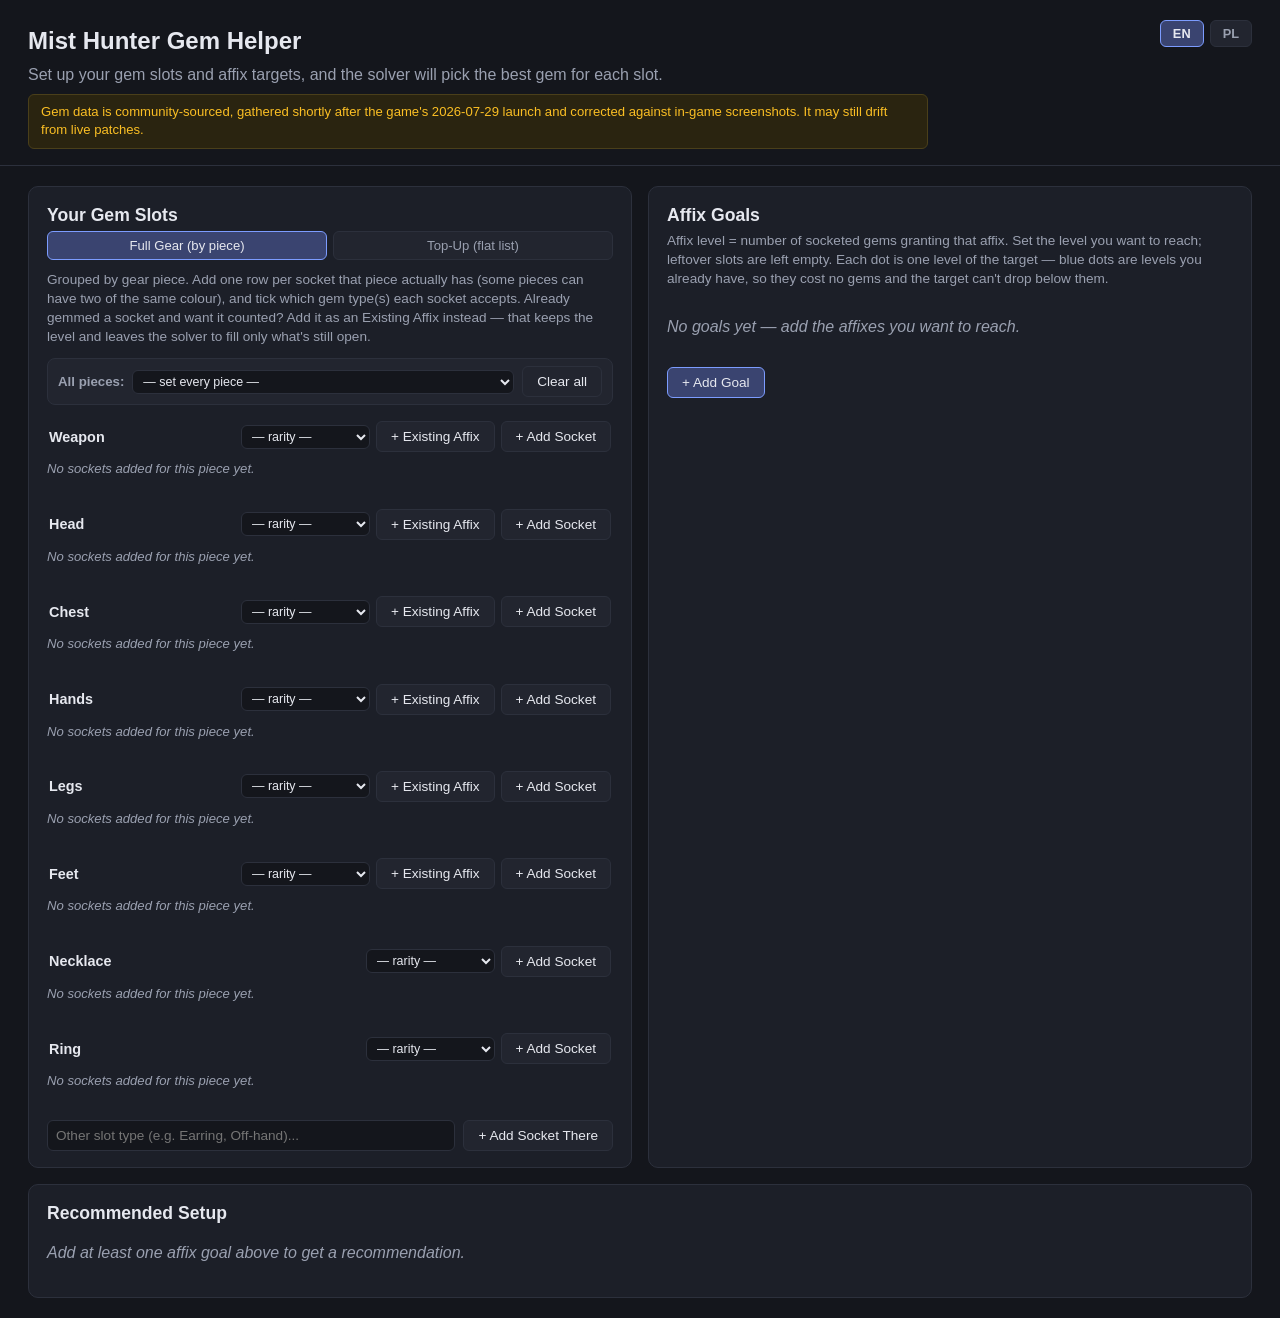
<file: index.html>
<!doctype html>
<html lang="en">
<head>
<meta charset="utf-8">
<meta name="viewport" content="width=device-width, initial-scale=1">
<title>Mist Hunter Gem Helper</title>
<link rel="stylesheet" href="style.css">
</head>
<body>
<header class="app-header">
  <div class="lang-toggle">
    <button type="button" class="lang-btn" data-lang="en">EN</button>
    <button type="button" class="lang-btn" data-lang="pl">PL</button>
  </div>
  <h1>Mist Hunter Gem Helper</h1>
  <p class="subtitle" data-i18n="subtitle">
    Set up your gem slots and affix targets, and the solver will pick the best gem for each slot.
  </p>
  <p class="disclaimer" data-i18n-html="disclaimerHtml">
    Gem data is community-sourced, gathered shortly after the game's 2026-07-29 launch and
    corrected against in-game screenshots. It may still drift from live patches.
  </p>
</header>

<main class="layout">
  <section class="panel" id="slots-panel">
    <h2 data-i18n="slotsTitle">Your Gem Slots</h2>
    <div class="view-toggle" id="slots-view-toggle">
      <button type="button" class="toggle-btn" data-mode="gear" data-i18n="toggleGear">Full Gear (by piece)</button>
      <button type="button" class="toggle-btn" data-mode="flat" data-i18n="toggleFlat">Top-Up (flat list)</button>
    </div>
    <p class="hint" id="slots-hint"></p>
    <div id="slots-bulk"></div>
    <div id="slots-list" class="rows"></div>
    <div id="slots-footer"></div>
  </section>

  <section class="panel" id="goals-panel">
    <h2 data-i18n="goalsTitle">Affix Goals</h2>
    <p class="hint" data-i18n="goalsHint">Affix level = number of socketed gems granting that affix. Set the level you want to reach; leftover slots are left empty. Each dot is one level of the target — blue dots are levels you already have, so they cost no gems and the target can't drop below them.</p>
    <div id="goals-budget"></div>
    <div id="goals-list" class="rows"></div>
    <button id="add-goal" class="btn" data-i18n="addGoal">+ Add Goal</button>
  </section>

  <section class="panel" id="results-panel">
    <h2 data-i18n="resultsTitle">Recommended Setup</h2>
    <div id="solve-status" class="hint"></div>
    <div id="results-content"></div>
  </section>
</main>

<script src="data.js"></script>
<script src="i18n.js"></script>
<script src="solver.js"></script>
<script src="app.js"></script>
</body>
</html>
</file>
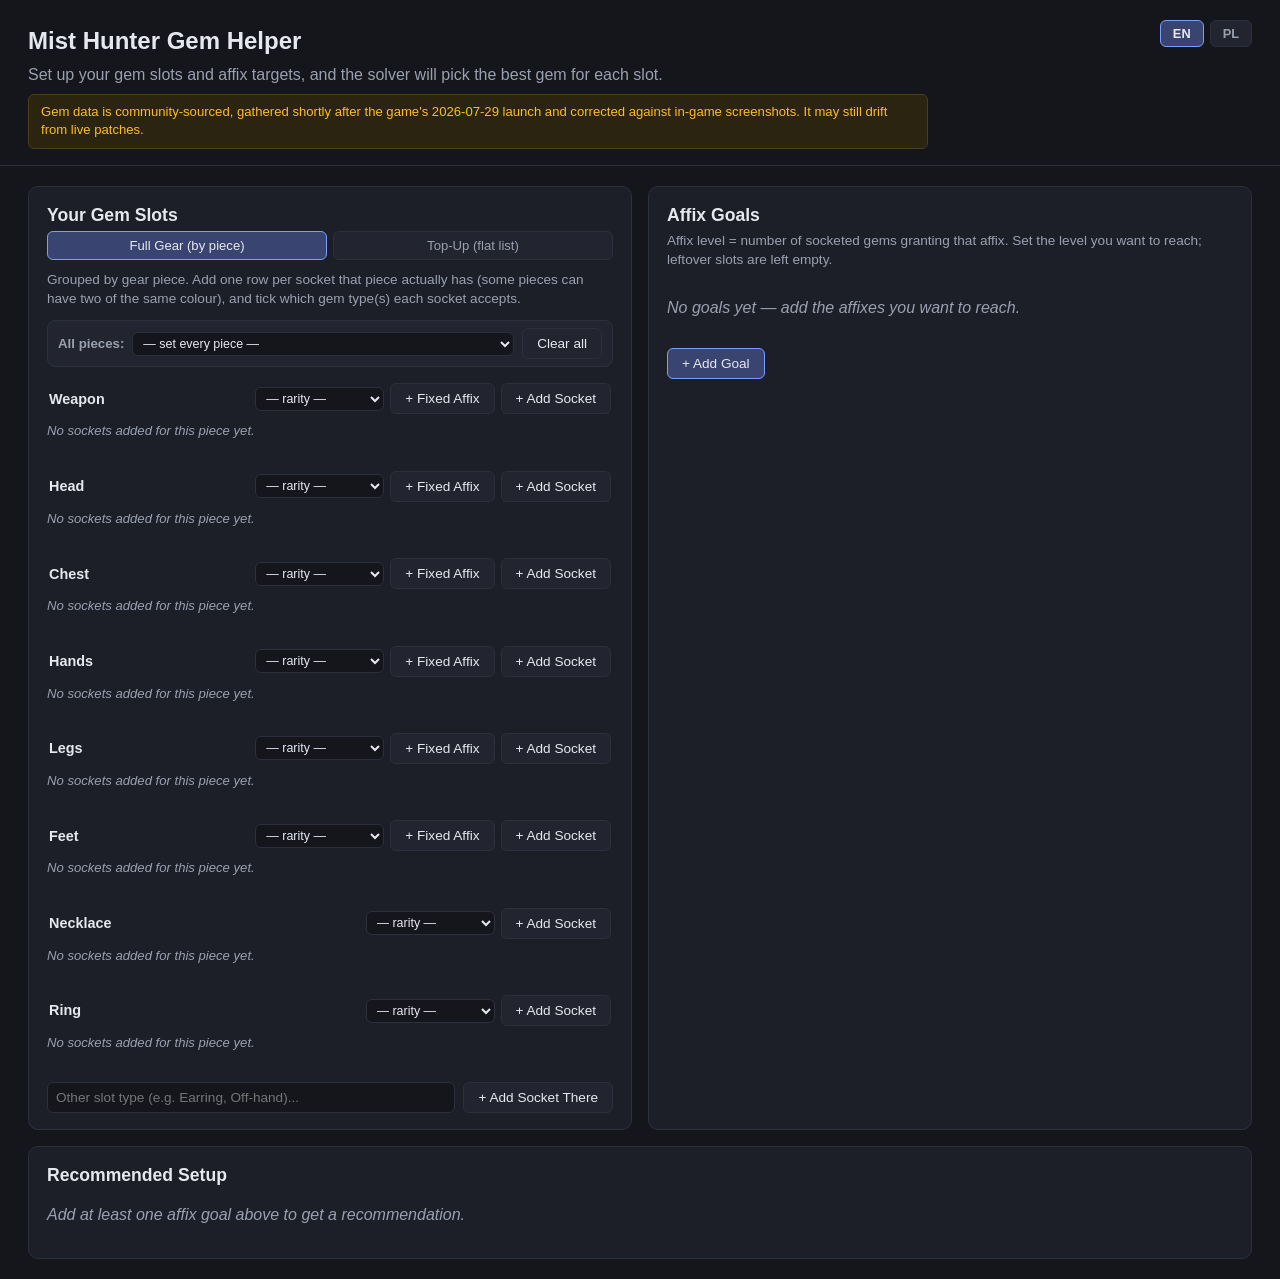
<file: Gem Helper/index.html>
<!doctype html>
<html lang="en">
<head>
<meta charset="utf-8">
<meta name="viewport" content="width=device-width, initial-scale=1">
<title>Mist Hunter Gem Helper</title>
<link rel="stylesheet" href="style.css">
</head>
<body>
<header class="app-header">
  <div class="lang-toggle">
    <button type="button" class="lang-btn" data-lang="en">EN</button>
    <button type="button" class="lang-btn" data-lang="pl">PL</button>
  </div>
  <h1>Mist Hunter Gem Helper</h1>
  <p class="subtitle" data-i18n="subtitle">
    Set up your gem slots and affix targets, and the solver will pick the best gem for each slot.
  </p>
  <p class="disclaimer" data-i18n-html="disclaimerHtml">
    Gem data is community-sourced, gathered shortly after the game's 2026-07-29 launch and
    corrected against in-game screenshots. It may still drift from live patches.
  </p>
</header>

<main class="layout">
  <section class="panel" id="slots-panel">
    <h2 data-i18n="slotsTitle">Your Gem Slots</h2>
    <div class="view-toggle" id="slots-view-toggle">
      <button type="button" class="toggle-btn" data-mode="gear" data-i18n="toggleGear">Full Gear (by piece)</button>
      <button type="button" class="toggle-btn" data-mode="flat" data-i18n="toggleFlat">Top-Up (flat list)</button>
    </div>
    <p class="hint" id="slots-hint"></p>
    <div id="slots-bulk"></div>
    <div id="slots-list" class="rows"></div>
    <div id="slots-footer"></div>
  </section>

  <section class="panel" id="goals-panel">
    <h2 data-i18n="goalsTitle">Affix Goals</h2>
    <p class="hint" data-i18n="goalsHint">Affix level = number of socketed gems granting that affix. Set the level you want to reach; leftover slots are left empty.</p>
    <div id="goals-budget"></div>
    <div id="goals-list" class="rows"></div>
    <button id="add-goal" class="btn" data-i18n="addGoal">+ Add Goal</button>
  </section>

  <section class="panel" id="results-panel">
    <h2 data-i18n="resultsTitle">Recommended Setup</h2>
    <div id="solve-status" class="hint"></div>
    <div id="results-content"></div>
  </section>
</main>

<script src="data.js"></script>
<script src="i18n.js"></script>
<script src="solver.js"></script>
<script src="app.js"></script>
</body>
</html>
</file>
<file: style.css>
:root {
  color-scheme: dark;
  --bg: #14161c;
  --panel: #1c1f28;
  --panel-border: #2c303c;
  --text: #e6e8ef;
  --text-dim: #9aa0b0;
  --accent: #7c9cff;
  --accent-dim: #3a4470;
  --good: #4ade80;
  --bad: #f87171;
  --warn: #fbbf24;
  --row-bg: #22252f;
  --input-bg: #14161c;
}

* { box-sizing: border-box; }

body {
  margin: 0;
  font-family: -apple-system, "Segoe UI", Roboto, sans-serif;
  background: var(--bg);
  color: var(--text);
  line-height: 1.4;
}

.app-header {
  padding: 24px 28px 16px;
  border-bottom: 1px solid var(--panel-border);
  position: relative;
}

.lang-toggle {
  position: absolute;
  top: 20px;
  right: 28px;
  display: flex;
  gap: 6px;
}
.lang-btn {
  padding: 5px 12px;
  border-radius: 6px;
  border: 1px solid var(--panel-border);
  background: var(--row-bg);
  color: var(--text-dim);
  font-size: 0.8rem;
  font-weight: 600;
  cursor: pointer;
}
.lang-btn:hover { filter: brightness(1.15); }
.lang-btn.active {
  background: var(--accent-dim);
  border-color: var(--accent);
  color: var(--text);
}
.app-header h1 { margin: 0 0 6px; font-size: 1.5rem; }
.subtitle { margin: 0 0 8px; color: var(--text-dim); }
.disclaimer {
  margin: 0;
  font-size: 0.82rem;
  color: var(--warn);
  background: #2a2410;
  border: 1px solid #4a3f1a;
  padding: 8px 12px;
  border-radius: 6px;
  max-width: 900px;
}

.layout {
  display: grid;
  grid-template-columns: 1fr 1fr;
  grid-template-areas:
    "slots goals"
    "results results";
  gap: 16px;
  padding: 20px 28px;
}
#slots-panel { grid-area: slots; }
#goals-panel { grid-area: goals; }
#results-panel { grid-area: results; }

@media (max-width: 900px) {
  .layout { grid-template-columns: 1fr; grid-template-areas: "slots" "goals" "results"; }
}

.panel {
  background: var(--panel);
  border: 1px solid var(--panel-border);
  border-radius: 10px;
  padding: 16px 18px;
}
.panel h2 { margin: 0 0 4px; font-size: 1.1rem; }
.hint { color: var(--text-dim); font-size: 0.85rem; margin: 4px 0 12px; }


.view-toggle { display: flex; gap: 6px; margin-bottom: 10px; }
.toggle-btn {
  flex: 1;
  padding: 6px 10px;
  border-radius: 6px;
  border: 1px solid var(--panel-border);
  background: var(--row-bg);
  color: var(--text-dim);
  font-size: 0.82rem;
  cursor: pointer;
}
.toggle-btn.active { background: var(--accent-dim); border-color: var(--accent); color: var(--text); }

.bulk-rarity {
  display: flex;
  align-items: center;
  gap: 8px;
  flex-wrap: wrap;
  margin-bottom: 12px;
  padding: 7px 10px;
  background: var(--row-bg);
  border: 1px solid var(--panel-border);
  border-radius: 8px;
}
.bulk-label { font-size: 0.83rem; color: var(--text-dim); font-weight: 600; }
.bulk-rarity .rarity-select { flex: 1; min-width: 150px; }

.slot-group { margin-bottom: 10px; }
.slot-group-header {
  display: flex;
  align-items: center;
  justify-content: space-between;
  gap: 8px;
  padding: 4px 2px;
  flex-wrap: wrap;
}
.slot-group-title { font-weight: 600; font-size: 0.9rem; }
.slot-group-btns { display: flex; gap: 6px; align-items: center; flex-wrap: wrap; justify-content: flex-end; }
.rarity-select { font-size: 0.78rem; padding: 3px 6px; cursor: pointer; }

/* Two-way switch on the one slot a rarity layout leaves open. */
.swap-toggle { display: inline-flex; border: 1px solid var(--panel-border); border-radius: 6px; overflow: hidden; cursor: help; }
.swap-btn {
  border: none;
  background: var(--input-bg);
  color: var(--text-dim);
  font-size: 0.72rem;
  padding: 3px 8px;
  cursor: pointer;
}
.swap-btn.active { background: var(--accent-dim); color: var(--text); }
.swap-btn:hover:not(.active) { filter: brightness(1.3); }

/* Built-in gear affixes: not a socket, so visually set apart from slot rows. */
.fixed-row {
  border-style: dashed;
  border-color: var(--accent-dim);
  background: transparent;
}
.fixed-label { color: var(--accent); font-style: italic; cursor: help; }
.btn-small { padding: 3px 10px; font-size: 0.78rem; }
.slot-group-empty { margin: 4px 0 8px; font-size: 0.82rem; }
.slot-group .rows, .slot-group .slot-row { margin-top: 6px; }

.custom-group-form { display: flex; gap: 8px; margin-top: 4px; }
.custom-group-form input { flex: 1; }

.rows { display: flex; flex-direction: column; gap: 8px; margin-bottom: 12px; }

/* A row is a wrapping middle plus a pinned end, so on a narrow panel the chips
   flow onto a second line while the badge and remove button stay put. */
.slot-row, .goal-row {
  display: flex;
  align-items: center;
  gap: 10px;
  background: var(--row-bg);
  border: 1px solid var(--panel-border);
  border-radius: 8px;
  padding: 8px 10px;
  flex-wrap: nowrap;
}
.row-main {
  display: flex;
  align-items: center;
  gap: 10px;
  flex-wrap: wrap;
  flex: 1 1 auto;
  min-width: 0; /* let it shrink below its content width instead of overflowing */
}
.row-end {
  display: flex;
  align-items: center;
  gap: 6px;
  flex: 0 0 auto;
  margin-left: auto;
}
/* A socket row is as tall as its gem chips; a built-in row's tallest item is a
   shorter <select>. Pin the content height to the chip size so swapping
   between the two doesn't make the row jump. */
.slot-row .row-main { min-height: 32px; }
.slot-label, .goal-label { color: var(--text-dim); font-size: 0.85rem; min-width: 52px; }
.goal-cap-hint { color: var(--text-dim); font-size: 0.78rem; font-style: italic; }
.slot-label:not(:first-child) { min-width: auto; margin-left: 4px; }

.goal-field { display: inline-flex; align-items: center; gap: 5px; }
.goal-field .goal-label { min-width: auto; }
.goal-field input { width: 52px; text-align: center; }

.step-btn {
  width: 24px;
  height: 24px;
  flex: 0 0 24px;
  border-radius: 50%;
  border: 1px solid var(--panel-border);
  background: var(--input-bg);
  color: var(--text);
  font-size: 0.95rem;
  line-height: 1;
  display: inline-flex;
  align-items: center;
  justify-content: center;
  cursor: pointer;
  padding: 0;
}
.step-btn:hover { background: var(--accent-dim); border-color: var(--accent); }
.step-btn:active { filter: brightness(0.9); }

/* Priority reordering + rank number on a goal row. */
.goal-order { display: inline-flex; flex-direction: column; gap: 1px; cursor: help; }
.order-btn {
  border: 1px solid var(--panel-border);
  background: var(--input-bg);
  color: var(--text-dim);
  font-size: 0.5rem;
  line-height: 1;
  padding: 2px 5px;
  cursor: pointer;
  border-radius: 3px;
}
.order-btn:hover:not(:disabled) { background: var(--accent-dim); border-color: var(--accent); color: var(--text); }
.order-btn:disabled { opacity: 0.3; cursor: default; }
.goal-rank {
  color: var(--text-dim);
  font-size: 0.78rem;
  min-width: 14px;
  text-align: right;
  font-variant-numeric: tabular-nums;
}

.budget-note {
  margin: 0 0 10px;
  font-size: 0.83rem;
  color: var(--text-dim);
  padding: 6px 10px;
  background: var(--row-bg);
  border: 1px solid var(--panel-border);
  border-radius: 6px;
  cursor: help;
}
.budget-note strong { color: var(--text); }
.budget-note.over { color: #fde68a; background: #2a2410; border-color: #4a3f1a; }
.budget-note.over strong { color: #fde68a; }

/* One pip per target level; the gear-supplied ones are filled in the accent
   colour to show where they come from and that they're the floor. */
.goal-pips { display: inline-flex; align-items: center; gap: 3px; cursor: help; }
.goal-pips:empty { display: none; }
.pip {
  width: 8px;
  height: 8px;
  border-radius: 50%;
  border: 1px solid var(--text-dim);
  background: transparent;
}
.pip-gear {
  background: var(--accent);
  border-color: var(--accent);
  box-shadow: 0 0 0 1px rgba(124, 156, 255, 0.25);
}

/* Which socket colours can supply the chosen affix. */
.goal-sources { display: inline-flex; align-items: center; gap: 3px; cursor: help; color: var(--text-dim); }
.goal-sources .gem-icon { width: 15px; height: 15px; }

/* Live reachability flag on the goal row itself. */
.goal-status-badge:empty { display: none; }
.goal-status-badge {
  font-size: 0.75rem;
  padding: 2px 7px;
  border-radius: 999px;
  white-space: nowrap;
  cursor: help;
}
.goal-status-badge.ok   { color: var(--good); }
.goal-status-badge.warn { color: #fde68a; background: #2a2410; border: 1px solid #4a3f1a; }
.goal-status-badge.bad { color: #fecaca; background: #3a1414; border: 1px solid #7a2c2c; }
.goal-row-bad { border-color: #7a2c2c; }

.type-chip {
  padding: 4px 10px;
  border-radius: 999px;
  border: 1px solid var(--panel-border);
  background: var(--input-bg);
  color: var(--text-dim);
  font-size: 0.8rem;
  cursor: pointer;
  user-select: none;
}
/* Instant tooltip -- native title/SVG-title tooltips have a browser hover
   delay we can't shorten, so this shows on :hover with no transition. */
[data-tooltip] { position: relative; }
[data-tooltip]::after {
  content: attr(data-tooltip);
  position: absolute;
  bottom: calc(100% + 6px);
  left: 50%;
  transform: translateX(-50%);
  background: #0a0b0e;
  color: #fff;
  border: 1px solid var(--panel-border);
  padding: 3px 7px;
  border-radius: 5px;
  font-size: 0.72rem;
  max-width: 220px;
  width: max-content;
  text-align: center;
  pointer-events: none;
  z-index: 100;
  /* display:none rather than visibility:hidden -- a hidden absolutely
     positioned box still counts toward the scroll area, which gave the page a
     permanent horizontal scrollbar from tooltips reaching past the viewport. */
  display: none;
}
[data-tooltip]:hover::after,
[data-tooltip]:focus-visible::after {
  display: block;
}

.gem-chip {
  width: 32px;
  height: 32px;
  padding: 0;
  display: inline-flex;
  align-items: center;
  justify-content: center;
}
.gem-icon { width: 19px; height: 19px; overflow: visible; flex-shrink: 0; }
.gem-icon-wrap { display: inline-flex; align-items: center; vertical-align: -4px; margin-right: 2px; cursor: default; }

.type-chip.active {
  background: var(--accent-dim);
  border-color: var(--accent);
  color: var(--text);
}

select, input[type="text"], input[type="number"] {
  background: var(--input-bg);
  color: var(--text);
  border: 1px solid var(--panel-border);
  border-radius: 6px;
  padding: 6px 8px;
  font-size: 0.85rem;
}
input[type="number"] { width: 64px; }

.remove-btn {
  background: transparent;
  border: none;
  color: var(--text-dim);
  cursor: pointer;
  font-size: 1rem;
  padding: 2px 6px;
}
.remove-btn:hover:not(:disabled) { color: var(--bad); }
.remove-btn:disabled { opacity: 0.3; cursor: not-allowed; }

.btn {
  background: var(--accent-dim);
  color: var(--text);
  border: 1px solid var(--accent);
  border-radius: 6px;
  padding: 7px 14px;
  font-size: 0.85rem;
  cursor: pointer;
}
.btn:hover { filter: brightness(1.15); }
.btn-secondary { background: var(--row-bg); border-color: var(--panel-border); }

table { width: 100%; border-collapse: collapse; font-size: 0.85rem; }
th, td { text-align: left; padding: 6px 8px; border-bottom: 1px solid var(--panel-border); }
th { color: var(--text-dim); font-weight: 600; }

.status-met { color: var(--good); font-weight: 600; }
.status-under { color: var(--bad); font-weight: 600; }
.status-over { color: var(--warn); font-weight: 600; }




.empty-note { color: var(--text-dim); font-style: italic; }

.info-note {
  color: var(--text-dim);
  font-size: 0.83rem;
  margin: 8px 0 0;
  padding: 6px 10px;
  background: var(--row-bg);
  border: 1px solid var(--panel-border);
  border-radius: 6px;
}

.goal-warning {
  background: #3a1414;
  border: 1px solid #7a2c2c;
  color: #f8b4b4;
  border-radius: 8px;
  padding: 10px 14px;
  margin-bottom: 14px;
  font-size: 0.85rem;
}
.goal-warning ul { margin: 6px 0 0; padding-left: 20px; }
.goal-warning li { margin: 2px 0; }

.assignment-table td.empty-slot { color: var(--text-dim); font-style: italic; }
</file>
<file: Gem Helper/style.css>
:root {
  color-scheme: dark;
  --bg: #14161c;
  --panel: #1c1f28;
  --panel-border: #2c303c;
  --text: #e6e8ef;
  --text-dim: #9aa0b0;
  --accent: #7c9cff;
  --accent-dim: #3a4470;
  --good: #4ade80;
  --bad: #f87171;
  --warn: #fbbf24;
  --row-bg: #22252f;
  --input-bg: #14161c;
}

* { box-sizing: border-box; }

body {
  margin: 0;
  font-family: -apple-system, "Segoe UI", Roboto, sans-serif;
  background: var(--bg);
  color: var(--text);
  line-height: 1.4;
}

.app-header {
  padding: 24px 28px 16px;
  border-bottom: 1px solid var(--panel-border);
  position: relative;
}

.lang-toggle {
  position: absolute;
  top: 20px;
  right: 28px;
  display: flex;
  gap: 6px;
}
.lang-btn {
  padding: 5px 12px;
  border-radius: 6px;
  border: 1px solid var(--panel-border);
  background: var(--row-bg);
  color: var(--text-dim);
  font-size: 0.8rem;
  font-weight: 600;
  cursor: pointer;
}
.lang-btn:hover { filter: brightness(1.15); }
.lang-btn.active {
  background: var(--accent-dim);
  border-color: var(--accent);
  color: var(--text);
}
.app-header h1 { margin: 0 0 6px; font-size: 1.5rem; }
.subtitle { margin: 0 0 8px; color: var(--text-dim); }
.disclaimer {
  margin: 0;
  font-size: 0.82rem;
  color: var(--warn);
  background: #2a2410;
  border: 1px solid #4a3f1a;
  padding: 8px 12px;
  border-radius: 6px;
  max-width: 900px;
}

.layout {
  display: grid;
  grid-template-columns: 1fr 1fr;
  grid-template-areas:
    "slots goals"
    "results results";
  gap: 16px;
  padding: 20px 28px;
}
#slots-panel { grid-area: slots; }
#goals-panel { grid-area: goals; }
#results-panel { grid-area: results; }

@media (max-width: 900px) {
  .layout { grid-template-columns: 1fr; grid-template-areas: "slots" "goals" "results"; }
}

.panel {
  background: var(--panel);
  border: 1px solid var(--panel-border);
  border-radius: 10px;
  padding: 16px 18px;
}
.panel h2 { margin: 0 0 4px; font-size: 1.1rem; }
.hint { color: var(--text-dim); font-size: 0.85rem; margin: 4px 0 12px; }


.view-toggle { display: flex; gap: 6px; margin-bottom: 10px; }
.toggle-btn {
  flex: 1;
  padding: 6px 10px;
  border-radius: 6px;
  border: 1px solid var(--panel-border);
  background: var(--row-bg);
  color: var(--text-dim);
  font-size: 0.82rem;
  cursor: pointer;
}
.toggle-btn.active { background: var(--accent-dim); border-color: var(--accent); color: var(--text); }

.bulk-rarity {
  display: flex;
  align-items: center;
  gap: 8px;
  flex-wrap: wrap;
  margin-bottom: 12px;
  padding: 7px 10px;
  background: var(--row-bg);
  border: 1px solid var(--panel-border);
  border-radius: 8px;
}
.bulk-label { font-size: 0.83rem; color: var(--text-dim); font-weight: 600; }
.bulk-rarity .rarity-select { flex: 1; min-width: 150px; }

.slot-group { margin-bottom: 10px; }
.slot-group-header {
  display: flex;
  align-items: center;
  justify-content: space-between;
  padding: 4px 2px;
}
.slot-group-title { font-weight: 600; font-size: 0.9rem; }
.slot-group-btns { display: flex; gap: 6px; align-items: center; }
.rarity-select { font-size: 0.78rem; padding: 3px 6px; cursor: pointer; }

/* Two-way switch on the one slot a rarity layout leaves open. */
.swap-toggle { display: inline-flex; border: 1px solid var(--panel-border); border-radius: 6px; overflow: hidden; cursor: help; }
.swap-btn {
  border: none;
  background: var(--input-bg);
  color: var(--text-dim);
  font-size: 0.72rem;
  padding: 3px 8px;
  cursor: pointer;
}
.swap-btn.active { background: var(--accent-dim); color: var(--text); }
.swap-btn:hover:not(.active) { filter: brightness(1.3); }

/* Built-in gear affixes: not a socket, so visually set apart from slot rows. */
.fixed-row {
  border-style: dashed;
  border-color: var(--accent-dim);
  background: transparent;
}
.fixed-label { color: var(--accent); font-style: italic; cursor: help; }
.btn-small { padding: 3px 10px; font-size: 0.78rem; }
.slot-group-empty { margin: 4px 0 8px; font-size: 0.82rem; }
.slot-group .rows, .slot-group .slot-row { margin-top: 6px; }

.custom-group-form { display: flex; gap: 8px; margin-top: 4px; }
.custom-group-form input { flex: 1; }

.rows { display: flex; flex-direction: column; gap: 8px; margin-bottom: 12px; }

.slot-row, .goal-row {
  display: flex;
  align-items: center;
  gap: 10px;
  background: var(--row-bg);
  border: 1px solid var(--panel-border);
  border-radius: 8px;
  padding: 8px 10px;
  flex-wrap: wrap;
}
.slot-label, .goal-label { color: var(--text-dim); font-size: 0.85rem; min-width: 52px; }
.goal-cap-hint { color: var(--text-dim); font-size: 0.78rem; font-style: italic; }
.slot-label:not(:first-child) { min-width: auto; margin-left: 4px; }

.goal-field { display: inline-flex; align-items: center; gap: 5px; }
.goal-field .goal-label { min-width: auto; }
.goal-field input { width: 52px; text-align: center; }

.step-btn {
  width: 24px;
  height: 24px;
  flex: 0 0 24px;
  border-radius: 50%;
  border: 1px solid var(--panel-border);
  background: var(--input-bg);
  color: var(--text);
  font-size: 0.95rem;
  line-height: 1;
  display: inline-flex;
  align-items: center;
  justify-content: center;
  cursor: pointer;
  padding: 0;
}
.step-btn:hover { background: var(--accent-dim); border-color: var(--accent); }
.step-btn:active { filter: brightness(0.9); }

/* Priority reordering + rank number on a goal row. */
.goal-order { display: inline-flex; flex-direction: column; gap: 1px; cursor: help; }
.order-btn {
  border: 1px solid var(--panel-border);
  background: var(--input-bg);
  color: var(--text-dim);
  font-size: 0.5rem;
  line-height: 1;
  padding: 2px 5px;
  cursor: pointer;
  border-radius: 3px;
}
.order-btn:hover:not(:disabled) { background: var(--accent-dim); border-color: var(--accent); color: var(--text); }
.order-btn:disabled { opacity: 0.3; cursor: default; }
.goal-rank {
  color: var(--text-dim);
  font-size: 0.78rem;
  min-width: 14px;
  text-align: right;
  font-variant-numeric: tabular-nums;
}

.budget-note {
  margin: 0 0 10px;
  font-size: 0.83rem;
  color: var(--text-dim);
  padding: 6px 10px;
  background: var(--row-bg);
  border: 1px solid var(--panel-border);
  border-radius: 6px;
  cursor: help;
}
.budget-note strong { color: var(--text); }
.budget-note.over { color: #fde68a; background: #2a2410; border-color: #4a3f1a; }
.budget-note.over strong { color: #fde68a; }

/* Which socket colours can supply the chosen affix. */
.goal-sources { display: inline-flex; align-items: center; gap: 3px; cursor: help; color: var(--text-dim); }
.goal-sources .gem-icon { width: 15px; height: 15px; }

/* Live reachability flag on the goal row itself. */
.goal-status-badge:empty { display: none; }
.goal-status-badge {
  margin-left: auto;
  font-size: 0.75rem;
  padding: 2px 7px;
  border-radius: 999px;
  white-space: nowrap;
  cursor: help;
}
.goal-status-badge.ok   { color: var(--good); }
.goal-status-badge.warn { color: #fde68a; background: #2a2410; border: 1px solid #4a3f1a; }
.goal-status-badge.bad { color: #fecaca; background: #3a1414; border: 1px solid #7a2c2c; }
.goal-row-bad { border-color: #7a2c2c; }
/* the badge takes the auto margin, so the remove button no longer needs it */
.goal-row .goal-status-badge + .remove-btn { margin-left: 6px; }

.type-chip {
  padding: 4px 10px;
  border-radius: 999px;
  border: 1px solid var(--panel-border);
  background: var(--input-bg);
  color: var(--text-dim);
  font-size: 0.8rem;
  cursor: pointer;
  user-select: none;
}
/* Instant tooltip -- native title/SVG-title tooltips have a browser hover
   delay we can't shorten, so this shows on :hover with no transition. */
[data-tooltip] { position: relative; }
[data-tooltip]::after {
  content: attr(data-tooltip);
  position: absolute;
  bottom: calc(100% + 6px);
  left: 50%;
  transform: translateX(-50%);
  background: #0a0b0e;
  color: #fff;
  border: 1px solid var(--panel-border);
  padding: 3px 7px;
  border-radius: 5px;
  font-size: 0.72rem;
  max-width: 220px;
  width: max-content;
  text-align: center;
  opacity: 0;
  visibility: hidden;
  pointer-events: none;
  z-index: 100;
}
[data-tooltip]:hover::after,
[data-tooltip]:focus-visible::after {
  opacity: 1;
  visibility: visible;
}

.gem-chip {
  width: 32px;
  height: 32px;
  padding: 0;
  display: inline-flex;
  align-items: center;
  justify-content: center;
}
.gem-icon { width: 19px; height: 19px; overflow: visible; flex-shrink: 0; }
.gem-icon-wrap { display: inline-flex; align-items: center; vertical-align: -4px; margin-right: 2px; cursor: default; }

.type-chip.active {
  background: var(--accent-dim);
  border-color: var(--accent);
  color: var(--text);
}

select, input[type="text"], input[type="number"] {
  background: var(--input-bg);
  color: var(--text);
  border: 1px solid var(--panel-border);
  border-radius: 6px;
  padding: 6px 8px;
  font-size: 0.85rem;
}
input[type="number"] { width: 64px; }

.remove-btn {
  margin-left: auto;
  background: transparent;
  border: none;
  color: var(--text-dim);
  cursor: pointer;
  font-size: 1rem;
  padding: 2px 6px;
}
.remove-btn:hover { color: var(--bad); }

.btn {
  background: var(--accent-dim);
  color: var(--text);
  border: 1px solid var(--accent);
  border-radius: 6px;
  padding: 7px 14px;
  font-size: 0.85rem;
  cursor: pointer;
}
.btn:hover { filter: brightness(1.15); }
.btn-secondary { background: var(--row-bg); border-color: var(--panel-border); }

table { width: 100%; border-collapse: collapse; font-size: 0.85rem; }
th, td { text-align: left; padding: 6px 8px; border-bottom: 1px solid var(--panel-border); }
th { color: var(--text-dim); font-weight: 600; }

.status-met { color: var(--good); font-weight: 600; }
.status-under { color: var(--bad); font-weight: 600; }
.status-over { color: var(--warn); font-weight: 600; }




.empty-note { color: var(--text-dim); font-style: italic; }

.info-note {
  color: var(--text-dim);
  font-size: 0.83rem;
  margin: 8px 0 0;
  padding: 6px 10px;
  background: var(--row-bg);
  border: 1px solid var(--panel-border);
  border-radius: 6px;
}

.goal-warning {
  background: #3a1414;
  border: 1px solid #7a2c2c;
  color: #f8b4b4;
  border-radius: 8px;
  padding: 10px 14px;
  margin-bottom: 14px;
  font-size: 0.85rem;
}
.goal-warning ul { margin: 6px 0 0; padding-left: 20px; }
.goal-warning li { margin: 2px 0; }

.assignment-table td.empty-slot { color: var(--text-dim); font-style: italic; }
</file>
